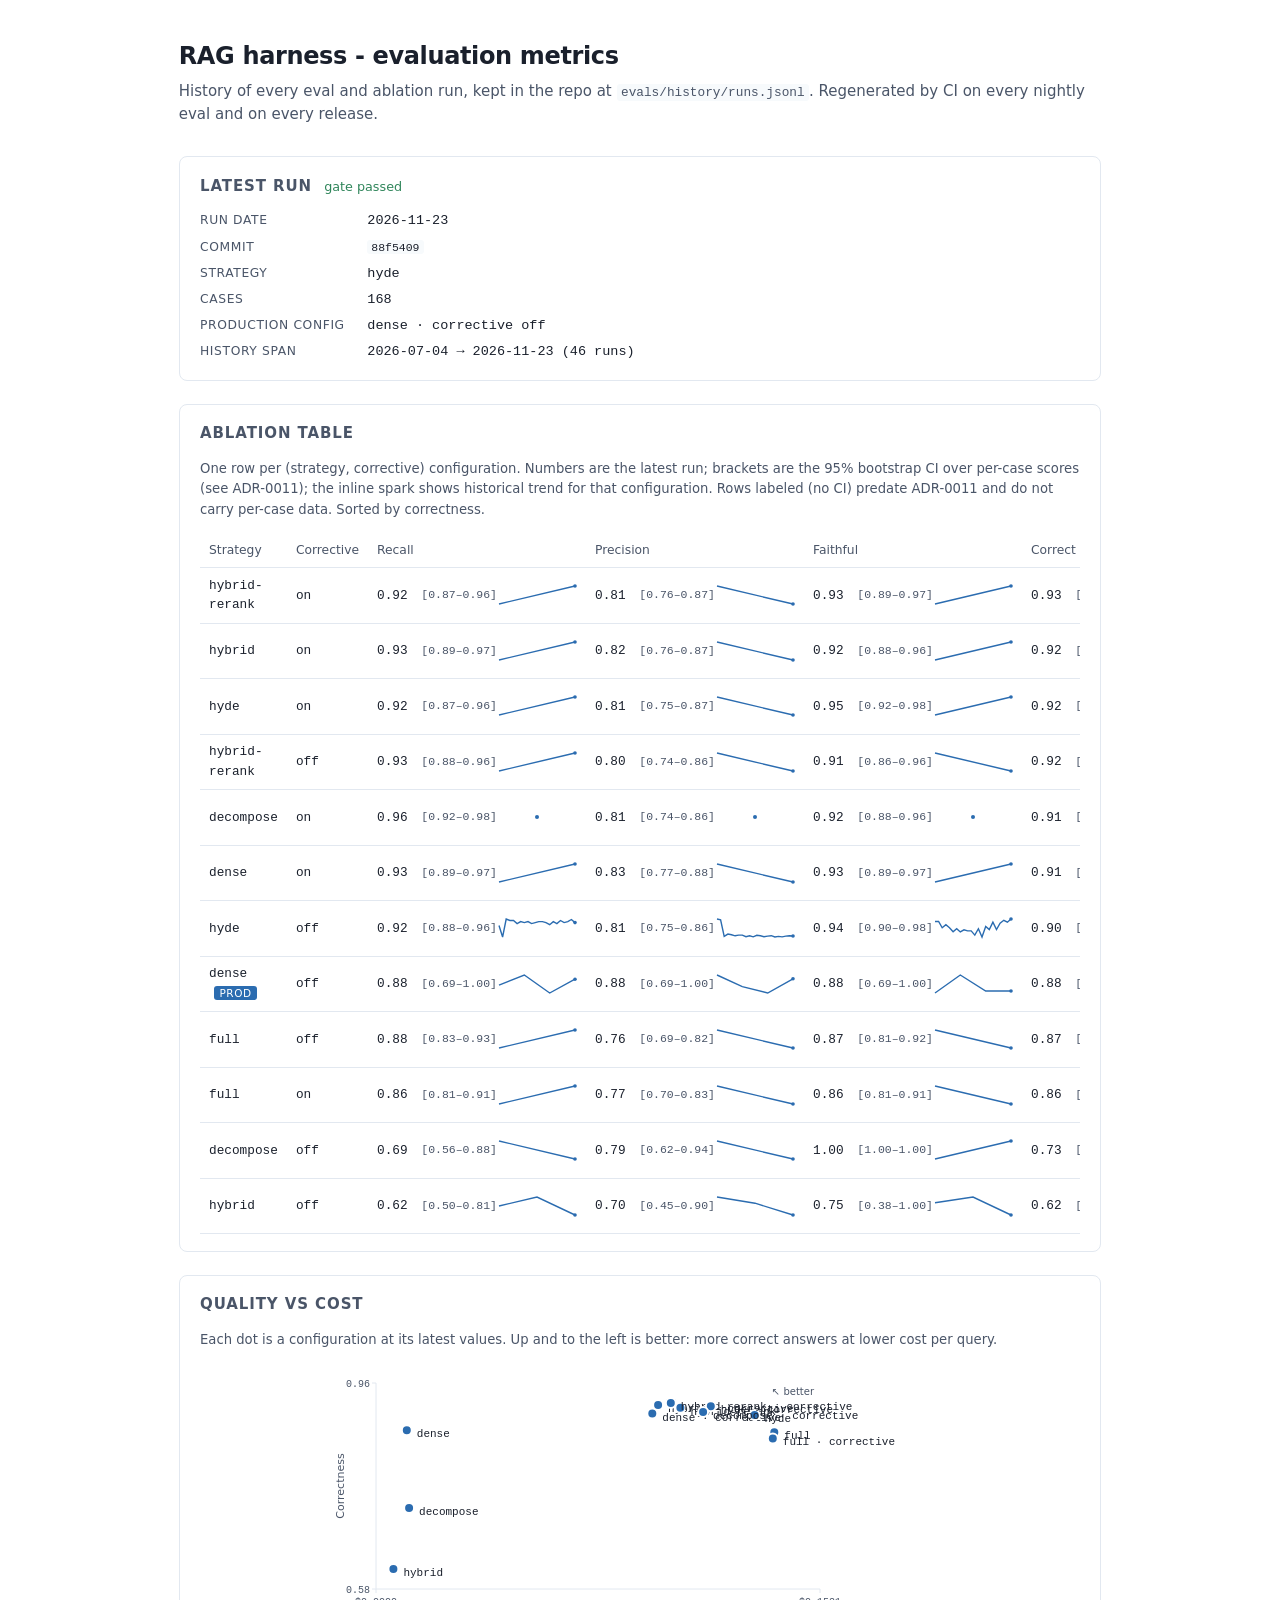
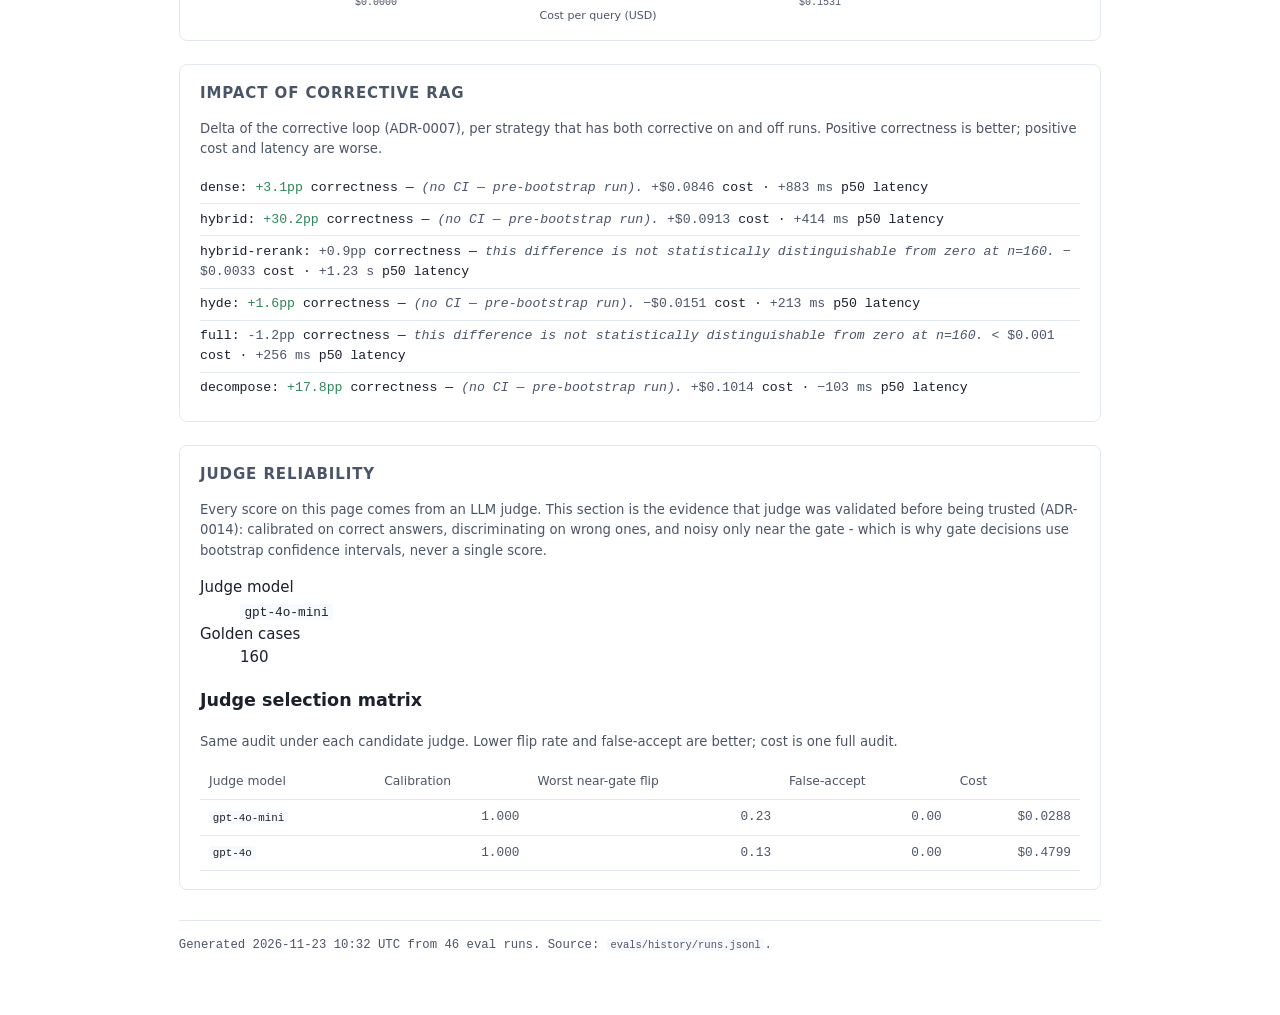
<file: docs/metrics/index.html>
<!doctype html>
<html lang="en">
<head>
<meta charset="utf-8">
<meta name="viewport" content="width=device-width, initial-scale=1">
<title>RAG harness - evaluation metrics</title>
<meta name="description" content="Eval history and ablation results for the RAG harness (reliability-first RAG over pinned Kubernetes docs).">
<meta name="robots" content="noindex,nofollow">
<style>
:root {
  --font-sans: ui-sans-serif, system-ui, -apple-system, "Segoe UI", Roboto, "Helvetica Neue", Arial, sans-serif;
  --font-mono: ui-monospace, SFMono-Regular, "SF Mono", Menlo, Consolas, monospace;
  --bg: #ffffff;
  --bg-muted: #f7fafc;
  --border: #e2e8f0;
  --text: #1a202c;
  --text-muted: #4a5568;
  --accent: #2b6cb0;
  --pass: #2f855a;
  --fail: #c53030;
}
@media (prefers-color-scheme: dark) {
  :root {
    --bg: #1a202c;
    --bg-muted: #2d3748;
    --border: #2d3748;
    --text: #f7fafc;
    --text-muted: #a0aec0;
    --accent: #63b3ed;
    --pass: #68d391;
    --fail: #fc8181;
  }
}
* { box-sizing: border-box; }
html, body { margin: 0; padding: 0; background: var(--bg); color: var(--text); font-family: var(--font-sans); font-size: 15px; line-height: 1.55; -webkit-font-smoothing: antialiased; }
.page { max-width: 960px; margin: 0 auto; padding: 2.5rem 1.25rem 4rem; }
h1 { font-size: 1.6rem; font-weight: 600; letter-spacing: -0.015em; margin: 0 0 0.35rem; }
h2 { font-size: 1rem; font-weight: 600; text-transform: uppercase; letter-spacing: 0.06em; color: var(--text-muted); margin: 0 0 0.9rem; }
.tagline { color: var(--text-muted); margin: 0 0 2rem; }
.card { padding: 1.15rem 1.35rem; border: 1px solid var(--border); border-radius: 8px; background: var(--bg); margin-bottom: 1.5rem; }
.headline .grid { display: grid; grid-template-columns: max-content 1fr; gap: 0.35rem 1.5rem; margin: 0; }
.headline dt { font-size: 0.82rem; color: var(--text-muted); text-transform: uppercase; letter-spacing: 0.05em; }
.headline dd { margin: 0; font-family: var(--font-mono); font-size: 0.9rem; }
.gate-pass { color: var(--pass); font-size: 0.85rem; font-weight: 500; margin-left: 0.4rem; text-transform: none; letter-spacing: 0; }
.gate-fail { color: var(--fail); font-size: 0.85rem; font-weight: 500; margin-left: 0.4rem; text-transform: none; letter-spacing: 0; }
.muted { color: var(--text-muted); font-size: 0.88rem; margin: 0 0 0.85rem; }
.table-wrap { overflow-x: auto; }
table.ablation { border-collapse: collapse; width: 100%; font-size: 0.85rem; font-family: var(--font-mono); }
table.ablation th, table.ablation td { padding: 0.5rem 0.6rem; border-bottom: 1px solid var(--border); text-align: left; }
table.ablation th { font-family: var(--font-sans); font-weight: 500; color: var(--text-muted); text-transform: none; letter-spacing: 0; font-size: 0.82rem; }
table.ablation td.num { text-align: right; color: var(--text-muted); }
table.ablation td.num-cell { text-align: right; white-space: nowrap; }
table.ablation td.num-cell .num { margin-right: 0.4rem; }
table.ablation svg.spark { color: var(--accent); vertical-align: middle; }
.prod-badge { background: var(--accent); color: white; font-size: 0.7rem; padding: 0.05rem 0.35rem; border-radius: 3px; margin-left: 0.35rem; font-family: var(--font-sans); text-transform: uppercase; letter-spacing: 0.05em; }
svg.scatter { display: block; margin: 0 auto; color: var(--accent); }
svg.scatter .axis { stroke: var(--border); stroke-width: 1; }
svg.scatter .tick-label { fill: var(--text-muted); font-size: 10px; font-family: var(--font-mono); }
svg.scatter .tick-x { text-anchor: middle; }
svg.scatter .tick-y { text-anchor: end; }
svg.scatter .axis-label { fill: var(--text-muted); font-size: 11px; font-family: var(--font-sans); text-anchor: middle; }
svg.scatter .guide-label { fill: var(--text-muted); font-size: 10px; font-family: var(--font-sans); text-anchor: end; }
svg.scatter .dot circle { fill: var(--accent); stroke: var(--bg); stroke-width: 2; }
svg.scatter .dot-label { fill: var(--text); font-size: 11px; font-family: var(--font-mono); dominant-baseline: middle; }
ul.corrective-list { list-style: none; padding: 0; margin: 0; font-family: var(--font-mono); font-size: 0.88rem; }
ul.corrective-list li { padding: 0.35rem 0; border-bottom: 1px solid var(--border); }
ul.corrective-list li:last-child { border-bottom: none; }
.strategy-name { color: var(--text); }
.delta { color: var(--text-muted); }
.correct-delta { color: var(--pass); }
.regress-delta { color: var(--fail); }
.indeterminate-delta { color: var(--text-muted); font-weight: 500; }
.ci { color: var(--text-muted); font-size: 0.9em; }
.no-ci { color: var(--text-muted); font-size: 0.85em; font-style: italic; }
.ci-note { color: var(--text-muted); font-style: italic; }
footer.site-footer { color: var(--text-muted); font-size: 0.82rem; margin-top: 2rem; padding-top: 1rem; border-top: 1px solid var(--border); font-family: var(--font-mono); }
code { font-family: var(--font-mono); font-size: 0.85em; background: var(--bg-muted); padding: 0.05em 0.35em; border-radius: 3px; }
</style>
</head>
<body>
<main class="page">
<header>
<h1>RAG harness - evaluation metrics</h1>
<p class="tagline">History of every eval and ablation run, kept in the repo at <code>evals/history/runs.jsonl</code>. Regenerated by CI on every nightly eval and on every release.</p>
</header>
<section class="card headline"><h2>Latest run <span class="gate-pass">gate passed</span></h2><dl class="grid"><dt>Run date</dt><dd>2026-11-23</dd><dt>Commit</dt><dd><code>88f5409</code></dd><dt>Strategy</dt><dd>hyde</dd><dt>Cases</dt><dd>168</dd><dt>Production config</dt><dd>dense · corrective off</dd><dt>History span</dt><dd>2026-07-04 → 2026-11-23 (46 runs)</dd></dl></section><section class="card"><h2>Ablation table</h2><p class="muted">One row per (strategy, corrective) configuration. Numbers are the latest run; brackets are the 95% bootstrap CI over per-case scores (see ADR-0011); the inline spark shows historical trend for that configuration. Rows labeled (no CI) predate ADR-0011 and do not carry per-case data. Sorted by correctness.</p><div class="table-wrap"><table class="ablation"><thead><tr><th>Strategy</th><th>Corrective</th><th>Recall</th><th>Precision</th><th>Faithful</th><th>Correct</th><th>Relevancy</th><th>p50</th><th>p95</th><th>Cost</th><th>Runs</th></tr></thead><tbody><tr><td>hybrid-rerank</td><td>on</td><td class="num-cell"><span class="num">0.92</span> <span class="ci">[0.87–0.96]</span><svg class="spark" width="80" height="22" viewBox="0 0 80 22"><polyline fill="none" stroke="currentColor" stroke-width="1.4" points="2.0,20.0 78.0,2.0"/><circle cx="78.0" cy="2.0" r="1.8" fill="currentColor"/></svg></td><td class="num-cell"><span class="num">0.81</span> <span class="ci">[0.76–0.87]</span><svg class="spark" width="80" height="22" viewBox="0 0 80 22"><polyline fill="none" stroke="currentColor" stroke-width="1.4" points="2.0,2.0 78.0,20.0"/><circle cx="78.0" cy="20.0" r="1.8" fill="currentColor"/></svg></td><td class="num-cell"><span class="num">0.93</span> <span class="ci">[0.89–0.97]</span><svg class="spark" width="80" height="22" viewBox="0 0 80 22"><polyline fill="none" stroke="currentColor" stroke-width="1.4" points="2.0,20.0 78.0,2.0"/><circle cx="78.0" cy="2.0" r="1.8" fill="currentColor"/></svg></td><td class="num-cell"><span class="num">0.93</span> <span class="ci">[0.89–0.96]</span><svg class="spark" width="80" height="22" viewBox="0 0 80 22"><polyline fill="none" stroke="currentColor" stroke-width="1.4" points="2.0,20.0 78.0,2.0"/><circle cx="78.0" cy="2.0" r="1.8" fill="currentColor"/></svg></td><td class="num-cell"><span class="num">0.82</span> <span class="ci">[0.77–0.88]</span><svg class="spark" width="80" height="22" viewBox="0 0 80 22"><polyline fill="none" stroke="currentColor" stroke-width="1.4" points="2.0,2.0 78.0,20.0"/><circle cx="78.0" cy="20.0" r="1.8" fill="currentColor"/></svg></td><td class="num">5.84 s</td><td class="num">10.98 s</td><td class="num">$0.1016</td><td class="num">2</td></tr><tr><td>hybrid</td><td>on</td><td class="num-cell"><span class="num">0.93</span> <span class="ci">[0.89–0.97]</span><svg class="spark" width="80" height="22" viewBox="0 0 80 22"><polyline fill="none" stroke="currentColor" stroke-width="1.4" points="2.0,20.0 78.0,2.0"/><circle cx="78.0" cy="2.0" r="1.8" fill="currentColor"/></svg></td><td class="num-cell"><span class="num">0.82</span> <span class="ci">[0.76–0.87]</span><svg class="spark" width="80" height="22" viewBox="0 0 80 22"><polyline fill="none" stroke="currentColor" stroke-width="1.4" points="2.0,2.0 78.0,20.0"/><circle cx="78.0" cy="20.0" r="1.8" fill="currentColor"/></svg></td><td class="num-cell"><span class="num">0.92</span> <span class="ci">[0.88–0.96]</span><svg class="spark" width="80" height="22" viewBox="0 0 80 22"><polyline fill="none" stroke="currentColor" stroke-width="1.4" points="2.0,20.0 78.0,2.0"/><circle cx="78.0" cy="2.0" r="1.8" fill="currentColor"/></svg></td><td class="num-cell"><span class="num">0.92</span> <span class="ci">[0.89–0.95]</span><svg class="spark" width="80" height="22" viewBox="0 0 80 22"><polyline fill="none" stroke="currentColor" stroke-width="1.4" points="2.0,20.0 78.0,2.0"/><circle cx="78.0" cy="2.0" r="1.8" fill="currentColor"/></svg></td><td class="num-cell"><span class="num">0.82</span> <span class="ci">[0.76–0.88]</span><svg class="spark" width="80" height="22" viewBox="0 0 80 22"><polyline fill="none" stroke="currentColor" stroke-width="1.4" points="2.0,2.0 78.0,20.0"/><circle cx="78.0" cy="20.0" r="1.8" fill="currentColor"/></svg></td><td class="num">4.36 s</td><td class="num">7.77 s</td><td class="num">$0.0973</td><td class="num">2</td></tr><tr><td>hyde</td><td>on</td><td class="num-cell"><span class="num">0.92</span> <span class="ci">[0.87–0.96]</span><svg class="spark" width="80" height="22" viewBox="0 0 80 22"><polyline fill="none" stroke="currentColor" stroke-width="1.4" points="2.0,20.0 78.0,2.0"/><circle cx="78.0" cy="2.0" r="1.8" fill="currentColor"/></svg></td><td class="num-cell"><span class="num">0.81</span> <span class="ci">[0.75–0.87]</span><svg class="spark" width="80" height="22" viewBox="0 0 80 22"><polyline fill="none" stroke="currentColor" stroke-width="1.4" points="2.0,2.0 78.0,20.0"/><circle cx="78.0" cy="20.0" r="1.8" fill="currentColor"/></svg></td><td class="num-cell"><span class="num">0.95</span> <span class="ci">[0.92–0.98]</span><svg class="spark" width="80" height="22" viewBox="0 0 80 22"><polyline fill="none" stroke="currentColor" stroke-width="1.4" points="2.0,20.0 78.0,2.0"/><circle cx="78.0" cy="2.0" r="1.8" fill="currentColor"/></svg></td><td class="num-cell"><span class="num">0.92</span> <span class="ci">[0.88–0.95]</span><svg class="spark" width="80" height="22" viewBox="0 0 80 22"><polyline fill="none" stroke="currentColor" stroke-width="1.4" points="2.0,20.0 78.0,2.0"/><circle cx="78.0" cy="2.0" r="1.8" fill="currentColor"/></svg></td><td class="num-cell"><span class="num">0.81</span> <span class="ci">[0.75–0.88]</span><svg class="spark" width="80" height="22" viewBox="0 0 80 22"><polyline fill="none" stroke="currentColor" stroke-width="1.4" points="2.0,2.0 78.0,20.0"/><circle cx="78.0" cy="20.0" r="1.8" fill="currentColor"/></svg></td><td class="num">6.00 s</td><td class="num">10.53 s</td><td class="num">$0.1154</td><td class="num">2</td></tr><tr><td>hybrid-rerank</td><td>off</td><td class="num-cell"><span class="num">0.93</span> <span class="ci">[0.88–0.96]</span><svg class="spark" width="80" height="22" viewBox="0 0 80 22"><polyline fill="none" stroke="currentColor" stroke-width="1.4" points="2.0,20.0 78.0,2.0"/><circle cx="78.0" cy="2.0" r="1.8" fill="currentColor"/></svg></td><td class="num-cell"><span class="num">0.80</span> <span class="ci">[0.74–0.86]</span><svg class="spark" width="80" height="22" viewBox="0 0 80 22"><polyline fill="none" stroke="currentColor" stroke-width="1.4" points="2.0,2.0 78.0,20.0"/><circle cx="78.0" cy="20.0" r="1.8" fill="currentColor"/></svg></td><td class="num-cell"><span class="num">0.91</span> <span class="ci">[0.86–0.96]</span><svg class="spark" width="80" height="22" viewBox="0 0 80 22"><polyline fill="none" stroke="currentColor" stroke-width="1.4" points="2.0,2.0 78.0,20.0"/><circle cx="78.0" cy="20.0" r="1.8" fill="currentColor"/></svg></td><td class="num-cell"><span class="num">0.92</span> <span class="ci">[0.88–0.95]</span><svg class="spark" width="80" height="22" viewBox="0 0 80 22"><polyline fill="none" stroke="currentColor" stroke-width="1.4" points="2.0,20.0 78.0,2.0"/><circle cx="78.0" cy="2.0" r="1.8" fill="currentColor"/></svg></td><td class="num-cell"><span class="num">0.82</span> <span class="ci">[0.76–0.88]</span><svg class="spark" width="80" height="22" viewBox="0 0 80 22"><polyline fill="none" stroke="currentColor" stroke-width="1.4" points="2.0,2.0 78.0,20.0"/><circle cx="78.0" cy="20.0" r="1.8" fill="currentColor"/></svg></td><td class="num">4.61 s</td><td class="num">8.70 s</td><td class="num">$0.1049</td><td class="num">2</td></tr><tr><td>decompose</td><td>on</td><td class="num-cell"><span class="num">0.96</span> <span class="ci">[0.92–0.98]</span><svg class="spark" width="80" height="22" viewBox="0 0 80 22"><circle cx="40.0" cy="11.0" r="2" fill="currentColor"/></svg></td><td class="num-cell"><span class="num">0.81</span> <span class="ci">[0.74–0.86]</span><svg class="spark" width="80" height="22" viewBox="0 0 80 22"><circle cx="40.0" cy="11.0" r="2" fill="currentColor"/></svg></td><td class="num-cell"><span class="num">0.92</span> <span class="ci">[0.88–0.96]</span><svg class="spark" width="80" height="22" viewBox="0 0 80 22"><circle cx="40.0" cy="11.0" r="2" fill="currentColor"/></svg></td><td class="num-cell"><span class="num">0.91</span> <span class="ci">[0.87–0.94]</span><svg class="spark" width="80" height="22" viewBox="0 0 80 22"><circle cx="40.0" cy="11.0" r="2" fill="currentColor"/></svg></td><td class="num-cell"><span class="num">0.82</span> <span class="ci">[0.76–0.88]</span><svg class="spark" width="80" height="22" viewBox="0 0 80 22"><circle cx="40.0" cy="11.0" r="2" fill="currentColor"/></svg></td><td class="num">5.12 s</td><td class="num">9.63 s</td><td class="num">$0.1128</td><td class="num">1</td></tr><tr><td>dense</td><td>on</td><td class="num-cell"><span class="num">0.93</span> <span class="ci">[0.89–0.97]</span><svg class="spark" width="80" height="22" viewBox="0 0 80 22"><polyline fill="none" stroke="currentColor" stroke-width="1.4" points="2.0,20.0 78.0,2.0"/><circle cx="78.0" cy="2.0" r="1.8" fill="currentColor"/></svg></td><td class="num-cell"><span class="num">0.83</span> <span class="ci">[0.77–0.88]</span><svg class="spark" width="80" height="22" viewBox="0 0 80 22"><polyline fill="none" stroke="currentColor" stroke-width="1.4" points="2.0,2.0 78.0,20.0"/><circle cx="78.0" cy="20.0" r="1.8" fill="currentColor"/></svg></td><td class="num-cell"><span class="num">0.93</span> <span class="ci">[0.89–0.97]</span><svg class="spark" width="80" height="22" viewBox="0 0 80 22"><polyline fill="none" stroke="currentColor" stroke-width="1.4" points="2.0,20.0 78.0,2.0"/><circle cx="78.0" cy="2.0" r="1.8" fill="currentColor"/></svg></td><td class="num-cell"><span class="num">0.91</span> <span class="ci">[0.87–0.94]</span><svg class="spark" width="80" height="22" viewBox="0 0 80 22"><polyline fill="none" stroke="currentColor" stroke-width="1.4" points="2.0,20.0 78.0,2.0"/><circle cx="78.0" cy="2.0" r="1.8" fill="currentColor"/></svg></td><td class="num-cell"><span class="num">0.80</span> <span class="ci">[0.74–0.86]</span><svg class="spark" width="80" height="22" viewBox="0 0 80 22"><polyline fill="none" stroke="currentColor" stroke-width="1.4" points="2.0,2.0 78.0,20.0"/><circle cx="78.0" cy="20.0" r="1.8" fill="currentColor"/></svg></td><td class="num">4.70 s</td><td class="num">8.28 s</td><td class="num">$0.0953</td><td class="num">2</td></tr><tr><td>hyde</td><td>off</td><td class="num-cell"><span class="num">0.92</span> <span class="ci">[0.88–0.96]</span><svg class="spark" width="80" height="22" viewBox="0 0 80 22"><polyline fill="none" stroke="currentColor" stroke-width="1.4" points="2.0,8.5 5.6,20.0 9.2,2.0 12.9,3.5 16.5,3.5 20.1,6.6 23.7,4.6 27.3,5.6 31.0,4.6 34.6,6.6 38.2,5.6 41.8,4.6 45.4,4.6 49.0,5.6 52.7,7.7 56.3,4.6 59.9,6.6 63.5,3.5 67.1,5.6 70.8,4.6 74.4,2.5 78.0,5.6"/><circle cx="78.0" cy="5.6" r="1.8" fill="currentColor"/></svg></td><td class="num-cell"><span class="num">0.81</span> <span class="ci">[0.75–0.86]</span><svg class="spark" width="80" height="22" viewBox="0 0 80 22"><polyline fill="none" stroke="currentColor" stroke-width="1.4" points="2.0,2.0 5.6,2.8 9.2,19.3 12.9,17.1 16.5,17.8 20.1,18.8 23.7,18.1 27.3,18.1 31.0,19.7 34.6,18.8 38.2,19.8 41.8,18.3 45.4,18.8 49.0,19.7 52.7,19.1 56.3,18.7 59.9,20.0 63.5,19.4 67.1,19.9 70.8,19.1 74.4,18.8 78.0,19.0"/><circle cx="78.0" cy="19.0" r="1.8" fill="currentColor"/></svg></td><td class="num-cell"><span class="num">0.94</span> <span class="ci">[0.90–0.98]</span><svg class="spark" width="80" height="22" viewBox="0 0 80 22"><polyline fill="none" stroke="currentColor" stroke-width="1.4" points="2.0,4.5 5.6,4.5 9.2,10.8 12.9,7.7 16.5,10.7 20.1,14.7 23.7,11.7 27.3,14.9 31.0,12.8 34.6,13.9 38.2,13.9 41.8,18.1 45.4,11.7 49.0,20.0 52.7,9.4 56.3,12.6 59.9,5.2 63.5,12.6 67.1,6.2 70.8,3.3 74.4,5.2 78.0,2.0"/><circle cx="78.0" cy="2.0" r="1.8" fill="currentColor"/></svg></td><td class="num-cell"><span class="num">0.90</span> <span class="ci">[0.86–0.94]</span><svg class="spark" width="80" height="22" viewBox="0 0 80 22"><polyline fill="none" stroke="currentColor" stroke-width="1.4" points="2.0,16.9 5.6,20.0 9.2,4.0 12.9,2.0 16.5,3.6 20.1,7.4 23.7,6.1 27.3,10.1 31.0,7.6 34.6,6.1 38.2,8.8 41.8,8.0 45.4,7.9 49.0,8.8 52.7,7.3 56.3,3.9 59.9,6.7 63.5,7.5 67.1,4.7 70.8,3.6 74.4,3.2 78.0,7.8"/><circle cx="78.0" cy="7.8" r="1.8" fill="currentColor"/></svg></td><td class="num-cell"><span class="num">0.81</span> <span class="ci">[0.75–0.86]</span><svg class="spark" width="80" height="22" viewBox="0 0 80 22"><polyline fill="none" stroke="currentColor" stroke-width="1.4" points="2.0,2.0 5.6,2.0 9.2,18.8 12.9,16.8 16.5,17.6 20.1,19.6 23.7,18.4 27.3,18.8 31.0,18.0 34.6,19.2 38.2,20.0 41.8,20.0 45.4,18.4 49.0,20.0 52.7,18.4 56.3,18.0 59.9,18.8 63.5,18.8 67.1,17.6 70.8,17.6 74.4,17.2 78.0,18.8"/><circle cx="78.0" cy="18.8" r="1.8" fill="currentColor"/></svg></td><td class="num">5.79 s</td><td class="num">8.49 s</td><td class="num">$0.1305</td><td class="num">22</td></tr><tr><td>dense <span class="prod-badge" title="Current production config">prod</span></td><td>off</td><td class="num-cell"><span class="num">0.88</span> <span class="ci">[0.69–1.00]</span><svg class="spark" width="80" height="22" viewBox="0 0 80 22"><polyline fill="none" stroke="currentColor" stroke-width="1.4" points="2.0,12.2 27.3,2.0 52.7,20.0 78.0,6.2"/><circle cx="78.0" cy="6.2" r="1.8" fill="currentColor"/></svg></td><td class="num-cell"><span class="num">0.88</span> <span class="ci">[0.69–1.00]</span><svg class="spark" width="80" height="22" viewBox="0 0 80 22"><polyline fill="none" stroke="currentColor" stroke-width="1.4" points="2.0,2.0 27.3,13.6 52.7,20.0 78.0,5.8"/><circle cx="78.0" cy="5.8" r="1.8" fill="currentColor"/></svg></td><td class="num-cell"><span class="num">0.88</span> <span class="ci">[0.69–1.00]</span><svg class="spark" width="80" height="22" viewBox="0 0 80 22"><polyline fill="none" stroke="currentColor" stroke-width="1.4" points="2.0,20.0 27.3,2.0 52.7,18.0 78.0,18.0"/><circle cx="78.0" cy="18.0" r="1.8" fill="currentColor"/></svg></td><td class="num-cell"><span class="num">0.88</span> <span class="ci">[0.75–0.97]</span><svg class="spark" width="80" height="22" viewBox="0 0 80 22"><polyline fill="none" stroke="currentColor" stroke-width="1.4" points="2.0,11.9 27.3,2.0 52.7,20.0 78.0,4.3"/><circle cx="78.0" cy="4.3" r="1.8" fill="currentColor"/></svg></td><td class="num-cell"><span class="num">0.81</span> <span class="ci">[0.62–1.00]</span><svg class="spark" width="80" height="22" viewBox="0 0 80 22"><polyline fill="none" stroke="currentColor" stroke-width="1.4" points="2.0,5.6 27.3,3.8 52.7,20.0 78.0,2.0"/><circle cx="78.0" cy="2.0" r="1.8" fill="currentColor"/></svg></td><td class="num">3.82 s</td><td class="num">5.86 s</td><td class="num">$0.0106</td><td class="num">4</td></tr><tr><td>full</td><td>off</td><td class="num-cell"><span class="num">0.88</span> <span class="ci">[0.83–0.93]</span><svg class="spark" width="80" height="22" viewBox="0 0 80 22"><polyline fill="none" stroke="currentColor" stroke-width="1.4" points="2.0,20.0 78.0,2.0"/><circle cx="78.0" cy="2.0" r="1.8" fill="currentColor"/></svg></td><td class="num-cell"><span class="num">0.76</span> <span class="ci">[0.69–0.82]</span><svg class="spark" width="80" height="22" viewBox="0 0 80 22"><polyline fill="none" stroke="currentColor" stroke-width="1.4" points="2.0,2.0 78.0,20.0"/><circle cx="78.0" cy="20.0" r="1.8" fill="currentColor"/></svg></td><td class="num-cell"><span class="num">0.87</span> <span class="ci">[0.81–0.92]</span><svg class="spark" width="80" height="22" viewBox="0 0 80 22"><polyline fill="none" stroke="currentColor" stroke-width="1.4" points="2.0,2.0 78.0,20.0"/><circle cx="78.0" cy="20.0" r="1.8" fill="currentColor"/></svg></td><td class="num-cell"><span class="num">0.87</span> <span class="ci">[0.83–0.91]</span><svg class="spark" width="80" height="22" viewBox="0 0 80 22"><polyline fill="none" stroke="currentColor" stroke-width="1.4" points="2.0,2.0 78.0,20.0"/><circle cx="78.0" cy="20.0" r="1.8" fill="currentColor"/></svg></td><td class="num-cell"><span class="num">0.78</span> <span class="ci">[0.71–0.83]</span><svg class="spark" width="80" height="22" viewBox="0 0 80 22"><polyline fill="none" stroke="currentColor" stroke-width="1.4" points="2.0,2.0 78.0,20.0"/><circle cx="78.0" cy="20.0" r="1.8" fill="currentColor"/></svg></td><td class="num">8.24 s</td><td class="num">11.52 s</td><td class="num">$0.1373</td><td class="num">2</td></tr><tr><td>full</td><td>on</td><td class="num-cell"><span class="num">0.86</span> <span class="ci">[0.81–0.91]</span><svg class="spark" width="80" height="22" viewBox="0 0 80 22"><polyline fill="none" stroke="currentColor" stroke-width="1.4" points="2.0,20.0 78.0,2.0"/><circle cx="78.0" cy="2.0" r="1.8" fill="currentColor"/></svg></td><td class="num-cell"><span class="num">0.77</span> <span class="ci">[0.70–0.83]</span><svg class="spark" width="80" height="22" viewBox="0 0 80 22"><polyline fill="none" stroke="currentColor" stroke-width="1.4" points="2.0,2.0 78.0,20.0"/><circle cx="78.0" cy="20.0" r="1.8" fill="currentColor"/></svg></td><td class="num-cell"><span class="num">0.86</span> <span class="ci">[0.81–0.91]</span><svg class="spark" width="80" height="22" viewBox="0 0 80 22"><polyline fill="none" stroke="currentColor" stroke-width="1.4" points="2.0,2.0 78.0,20.0"/><circle cx="78.0" cy="20.0" r="1.8" fill="currentColor"/></svg></td><td class="num-cell"><span class="num">0.86</span> <span class="ci">[0.81–0.91]</span><svg class="spark" width="80" height="22" viewBox="0 0 80 22"><polyline fill="none" stroke="currentColor" stroke-width="1.4" points="2.0,20.0 78.0,2.0"/><circle cx="78.0" cy="2.0" r="1.8" fill="currentColor"/></svg></td><td class="num-cell"><span class="num">0.77</span> <span class="ci">[0.71–0.83]</span><svg class="spark" width="80" height="22" viewBox="0 0 80 22"><polyline fill="none" stroke="currentColor" stroke-width="1.4" points="2.0,2.0 78.0,20.0"/><circle cx="78.0" cy="20.0" r="1.8" fill="currentColor"/></svg></td><td class="num">8.50 s</td><td class="num">12.29 s</td><td class="num">$0.1368</td><td class="num">2</td></tr><tr><td>decompose</td><td>off</td><td class="num-cell"><span class="num">0.69</span> <span class="ci">[0.56–0.88]</span><svg class="spark" width="80" height="22" viewBox="0 0 80 22"><polyline fill="none" stroke="currentColor" stroke-width="1.4" points="2.0,2.0 78.0,20.0"/><circle cx="78.0" cy="20.0" r="1.8" fill="currentColor"/></svg></td><td class="num-cell"><span class="num">0.79</span> <span class="ci">[0.62–0.94]</span><svg class="spark" width="80" height="22" viewBox="0 0 80 22"><polyline fill="none" stroke="currentColor" stroke-width="1.4" points="2.0,2.0 78.0,20.0"/><circle cx="78.0" cy="20.0" r="1.8" fill="currentColor"/></svg></td><td class="num-cell"><span class="num">1.00</span> <span class="ci">[1.00–1.00]</span><svg class="spark" width="80" height="22" viewBox="0 0 80 22"><polyline fill="none" stroke="currentColor" stroke-width="1.4" points="2.0,20.0 78.0,2.0"/><circle cx="78.0" cy="2.0" r="1.8" fill="currentColor"/></svg></td><td class="num-cell"><span class="num">0.73</span> <span class="ci">[0.51–0.86]</span><svg class="spark" width="80" height="22" viewBox="0 0 80 22"><polyline fill="none" stroke="currentColor" stroke-width="1.4" points="2.0,2.0 78.0,20.0"/><circle cx="78.0" cy="20.0" r="1.8" fill="currentColor"/></svg></td><td class="num-cell"><span class="num">0.88</span> <span class="ci">[0.62–1.00]</span><svg class="spark" width="80" height="22" viewBox="0 0 80 22"><polyline fill="none" stroke="currentColor" stroke-width="1.4" points="2.0,20.0 78.0,2.0"/><circle cx="78.0" cy="2.0" r="1.8" fill="currentColor"/></svg></td><td class="num">5.22 s</td><td class="num">5.90 s</td><td class="num">$0.0114</td><td class="num">2</td></tr><tr><td>hybrid</td><td>off</td><td class="num-cell"><span class="num">0.62</span> <span class="ci">[0.50–0.81]</span><svg class="spark" width="80" height="22" viewBox="0 0 80 22"><polyline fill="none" stroke="currentColor" stroke-width="1.4" points="2.0,11.0 40.0,2.0 78.0,20.0"/><circle cx="78.0" cy="20.0" r="1.8" fill="currentColor"/></svg></td><td class="num-cell"><span class="num">0.70</span> <span class="ci">[0.45–0.90]</span><svg class="spark" width="80" height="22" viewBox="0 0 80 22"><polyline fill="none" stroke="currentColor" stroke-width="1.4" points="2.0,2.0 40.0,8.2 78.0,20.0"/><circle cx="78.0" cy="20.0" r="1.8" fill="currentColor"/></svg></td><td class="num-cell"><span class="num">0.75</span> <span class="ci">[0.38–1.00]</span><svg class="spark" width="80" height="22" viewBox="0 0 80 22"><polyline fill="none" stroke="currentColor" stroke-width="1.4" points="2.0,7.7 40.0,2.0 78.0,20.0"/><circle cx="78.0" cy="20.0" r="1.8" fill="currentColor"/></svg></td><td class="num-cell"><span class="num">0.62</span> <span class="ci">[0.34–0.85]</span><svg class="spark" width="80" height="22" viewBox="0 0 80 22"><polyline fill="none" stroke="currentColor" stroke-width="1.4" points="2.0,11.8 40.0,2.0 78.0,20.0"/><circle cx="78.0" cy="20.0" r="1.8" fill="currentColor"/></svg></td><td class="num-cell"><span class="num">0.75</span> <span class="ci">[0.38–1.00]</span><svg class="spark" width="80" height="22" viewBox="0 0 80 22"><polyline fill="none" stroke="currentColor" stroke-width="1.4" points="2.0,2.0 40.0,8.4 78.0,20.0"/><circle cx="78.0" cy="20.0" r="1.8" fill="currentColor"/></svg></td><td class="num">3.95 s</td><td class="num">6.30 s</td><td class="num">$0.0060</td><td class="num">3</td></tr></tbody></table></div></section><section class="card"><h2>Quality vs cost</h2><p class="muted">Each dot is a configuration at its latest values. Up and to the left is better: more correct answers at lower cost per query.</p><svg class="scatter" width="620" height="260" viewBox="0 0 620 260" role="img" aria-label="Quality (correctness) vs cost per query, per configuration"><line x1="46" y1="226" x2="490" y2="226" class="axis"/><line x1="46" y1="20" x2="46" y2="226" class="axis"/><line x1="46.0" y1="226" x2="46.0" y2="230" class="axis"/><text x="46.0" y="242" class="tick-label tick-x">$0.0000</text><line x1="490.0" y1="226" x2="490.0" y2="230" class="axis"/><text x="490.0" y="242" class="tick-label tick-x">$0.1531</text><line x1="42" y1="226.0" x2="46" y2="226.0" class="axis"/><text x="40" y="230.0" class="tick-label tick-y">0.58</text><line x1="42" y1="20.0" x2="46" y2="20.0" class="axis"/><text x="40" y="24.0" class="tick-label tick-y">0.96</text><text x="268" y="256" class="axis-label">Cost per query (USD)</text><text x="14" y="123" class="axis-label" transform="rotate(-90 14 123)">Correctness</text><text x="484" y="32" class="guide-label">↖ better</text><g class="dot"><circle cx="76.8" cy="67.2" r="5" /><text x="86.8" y="71.2" class="dot-label">dense</text></g><g class="dot"><circle cx="322.3" cy="50.6" r="5" /><text x="332.3" y="54.6" class="dot-label">dense · corrective</text></g><g class="dot"><circle cx="63.4" cy="206.1" r="5" /><text x="73.4" y="210.1" class="dot-label">hybrid</text></g><g class="dot"><circle cx="328.1" cy="42.1" r="5" /><text x="338.1" y="46.1" class="dot-label">hybrid · corrective</text></g><g class="dot"><circle cx="350.4" cy="44.7" r="5" /><text x="360.4" y="48.7" class="dot-label">hybrid-rerank</text></g><g class="dot"><circle cx="340.8" cy="39.9" r="5" /><text x="350.8" y="43.9" class="dot-label">hybrid-rerank · corrective</text></g><g class="dot"><circle cx="424.6" cy="51.9" r="5" /><text x="434.6" y="55.9" class="dot-label">hyde</text></g><g class="dot"><circle cx="380.8" cy="43.2" r="5" /><text x="390.8" y="47.2" class="dot-label">hyde · corrective</text></g><g class="dot"><circle cx="444.3" cy="69.2" r="5" /><text x="454.3" y="73.2" class="dot-label">full</text></g><g class="dot"><circle cx="442.8" cy="75.5" r="5" /><text x="452.8" y="79.5" class="dot-label">full · corrective</text></g><g class="dot"><circle cx="79.1" cy="145.1" r="5" /><text x="89.1" y="149.1" class="dot-label">decompose</text></g><g class="dot"><circle cx="373.1" cy="48.9" r="5" /><text x="383.1" y="52.9" class="dot-label">decompose · corrective</text></g></svg></section><section class="card"><h2>Impact of corrective RAG</h2><p class="muted">Delta of the corrective loop (ADR-0007), per strategy that has both corrective on and off runs. Positive correctness is better; positive cost and latency are worse.</p><ul class="corrective-list"><li><span class="strategy-name">dense</span>: <span class="delta correct-delta">+3.1pp</span> correctness &mdash; <em class="ci-note">(no CI &mdash; pre-bootstrap run).</em> <span class="delta">+$0.0846</span> cost &middot; <span class="delta">+883 ms</span> p50 latency</li><li><span class="strategy-name">hybrid</span>: <span class="delta correct-delta">+30.2pp</span> correctness &mdash; <em class="ci-note">(no CI &mdash; pre-bootstrap run).</em> <span class="delta">+$0.0913</span> cost &middot; <span class="delta">+414 ms</span> p50 latency</li><li><span class="strategy-name">hybrid-rerank</span>: <span class="delta indeterminate-delta">+0.9pp</span> correctness &mdash; <em class="ci-note">this difference is not statistically distinguishable from zero at n=160.</em> <span class="delta">−$0.0033</span> cost &middot; <span class="delta">+1.23 s</span> p50 latency</li><li><span class="strategy-name">hyde</span>: <span class="delta correct-delta">+1.6pp</span> correctness &mdash; <em class="ci-note">(no CI &mdash; pre-bootstrap run).</em> <span class="delta">−$0.0151</span> cost &middot; <span class="delta">+213 ms</span> p50 latency</li><li><span class="strategy-name">full</span>: <span class="delta indeterminate-delta">-1.2pp</span> correctness &mdash; <em class="ci-note">this difference is not statistically distinguishable from zero at n=160.</em> <span class="delta">&lt; $0.001</span> cost &middot; <span class="delta">+256 ms</span> p50 latency</li><li><span class="strategy-name">decompose</span>: <span class="delta correct-delta">+17.8pp</span> correctness &mdash; <em class="ci-note">(no CI &mdash; pre-bootstrap run).</em> <span class="delta">+$0.1014</span> cost &middot; <span class="delta">−103 ms</span> p50 latency</li></ul></section><section class="card"><h2>Judge reliability</h2><p class="muted">Every score on this page comes from an LLM judge. This section is the evidence that judge was validated before being trusted (ADR-0014): calibrated on correct answers, discriminating on wrong ones, and noisy only near the gate - which is why gate decisions use bootstrap confidence intervals, never a single score.</p><dl class="grid"><dt>Judge model</dt><dd><code>gpt-4o-mini</code></dd><dt>Golden cases</dt><dd>160</dd></dl><h3>Judge selection matrix</h3><p class="muted">Same audit under each candidate judge. Lower flip rate and false-accept are better; cost is one full audit.</p><div class="table-wrap"><table class="ablation"><thead><tr><th>Judge model</th><th>Calibration</th><th>Worst near-gate flip</th><th>False-accept</th><th>Cost</th></tr></thead><tbody><tr><td><code>gpt-4o-mini</code></td><td class="num">1.000</td><td class="num">0.23</td><td class="num">0.00</td><td class="num">$0.0288</td></tr><tr><td><code>gpt-4o</code></td><td class="num">1.000</td><td class="num">0.13</td><td class="num">0.00</td><td class="num">$0.4799</td></tr></tbody></table></div></section>
<footer class="site-footer">Generated 2026-11-23 10:32 UTC from 46 eval runs. Source: <code>evals/history/runs.jsonl</code>.</footer>
</main>
</body>
</html>
</file>
